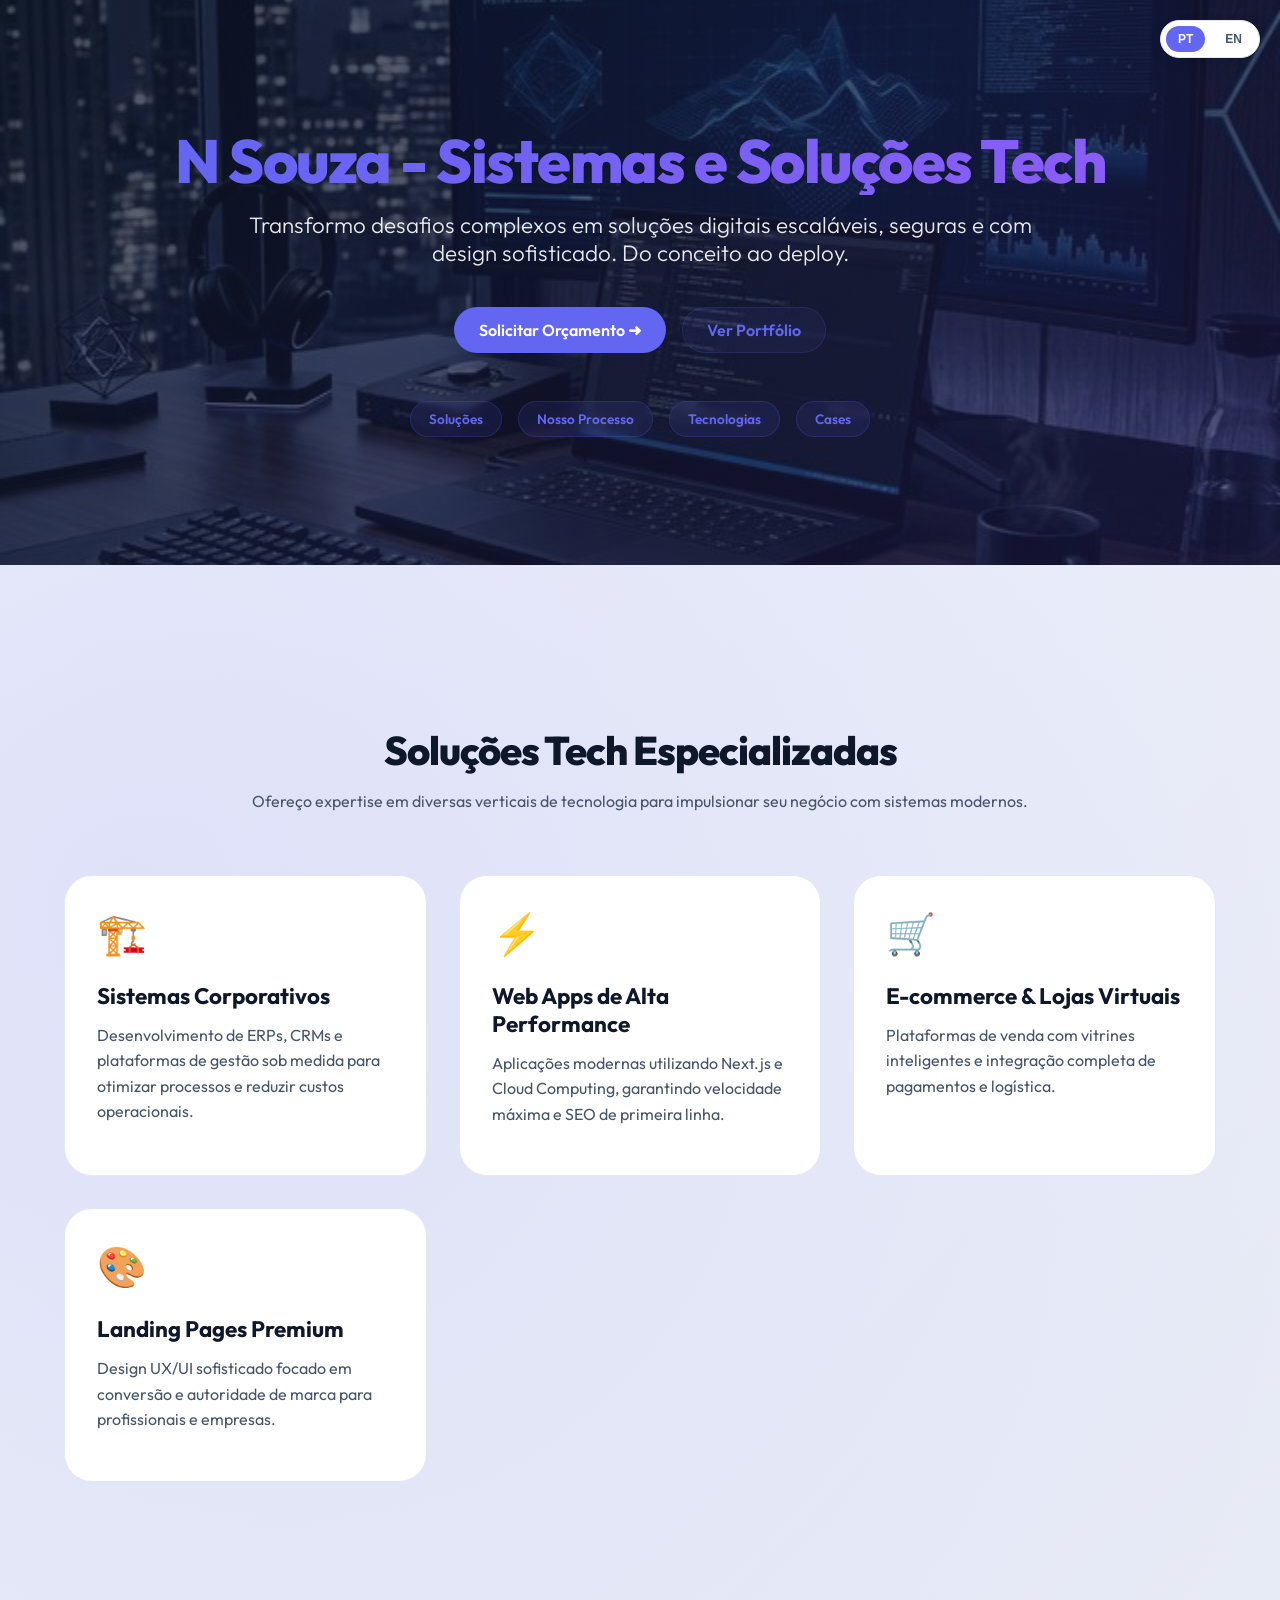
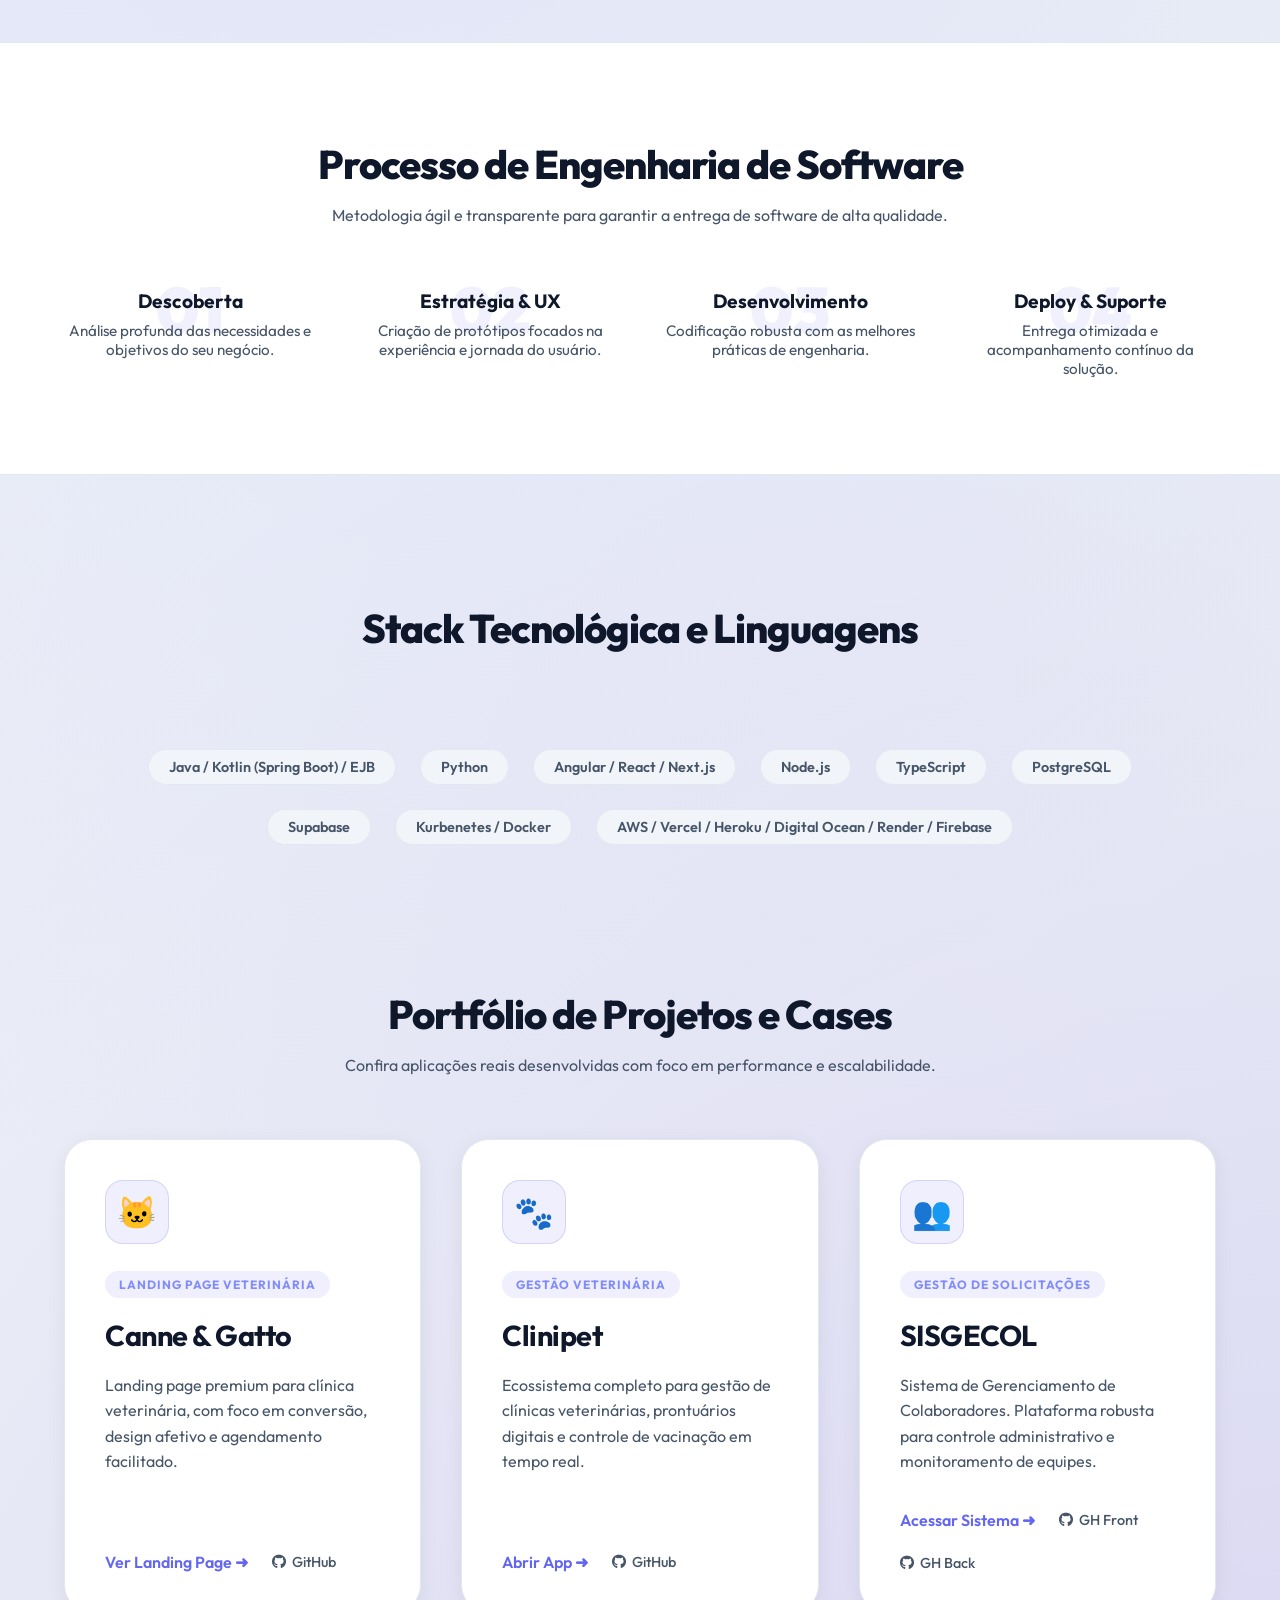
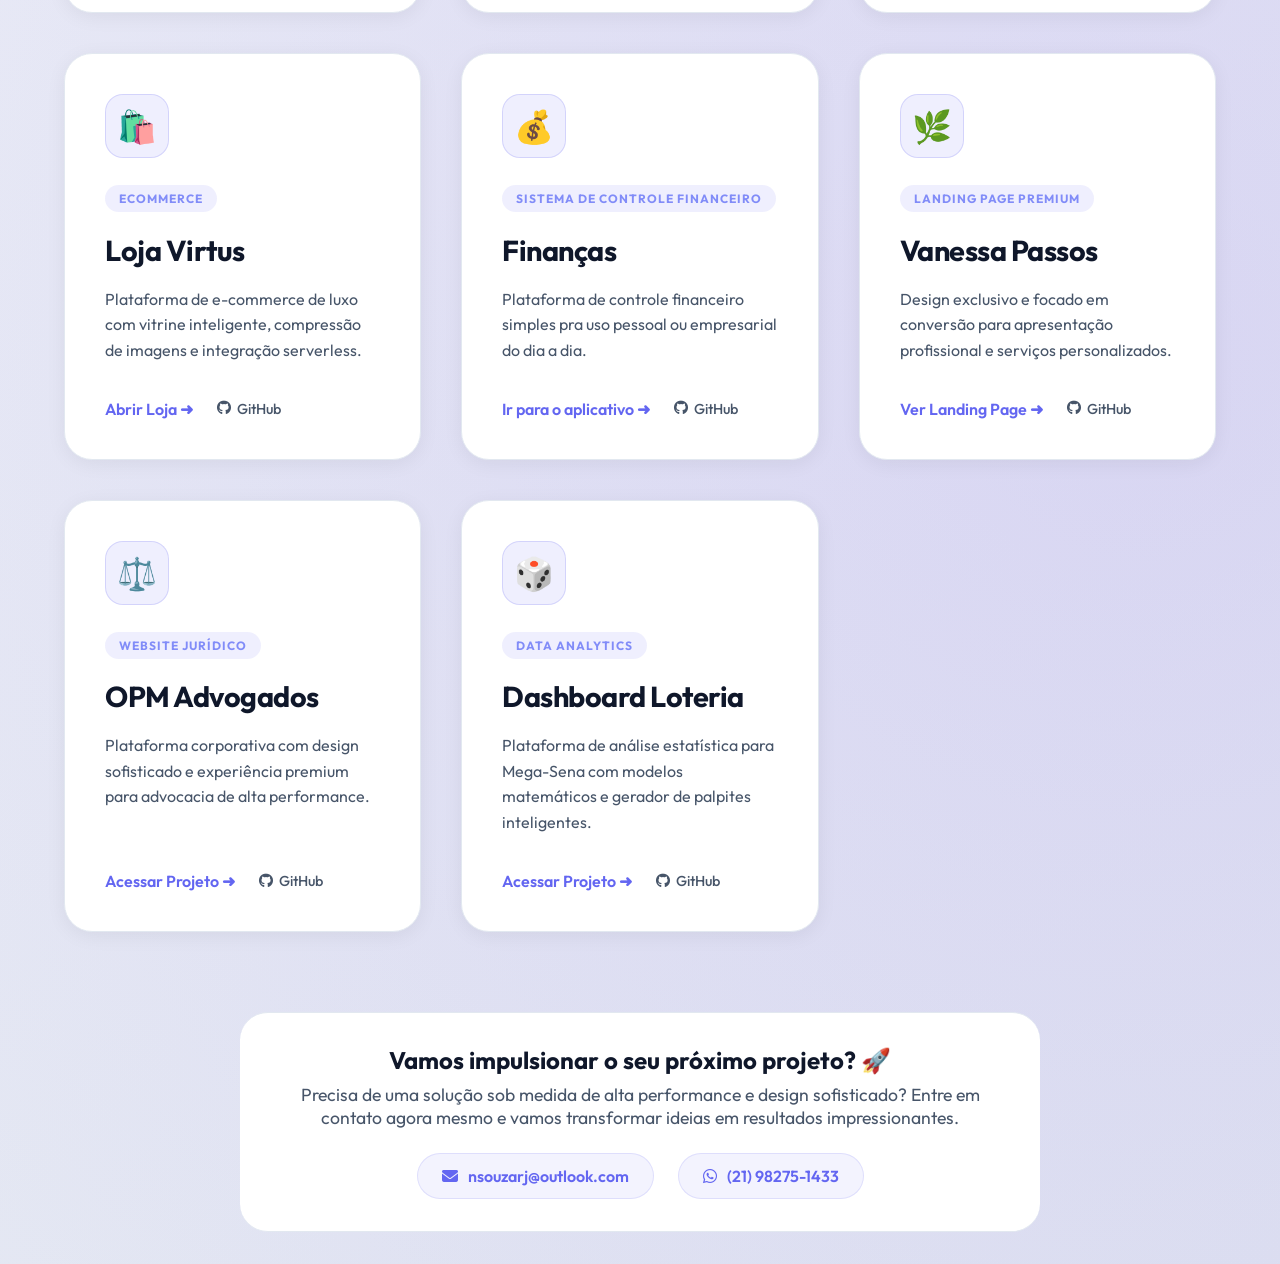
<file: indexnew.html>
<!DOCTYPE html><html lang="pt-BR"><head><meta charset="UTF-8"><meta name="viewport" content="width=device-width, initial-scale=1.0"><title>N Souza | Sistemas e Soluções Tech | Portfólio de Projetos</title><meta name="description" content="Especialista em desenvolvimento de sistemas corporativos (ERP/CRM), web apps de alta performance com Next.js e soluções tech personalizadas no Rio de Janeiro. Transforme seu negócio com tecnologia de ponta."><meta name="keywords" content="desenvolvedor de sistemas, web apps, next.js, react, sistemas corporativos, landing pages premium, e-commerce, desenvolvedor fullstack, Java, Kotlin, Spring Boot, Python, PostgreSQL, AWS, automação de processos, ERP, CRM, desenvolvimento de software Rio de Janeiro, consultoria tech, software sob medida"><meta name="author" content="N Souza"><meta name="robots" content="index, follow"><!-- Open Graph / Facebook --><meta property="og:type" content="website"><meta property="og:url" content="https://nsouza.eti.br/"><meta property="og:title" content="N Souza | Sistemas e Soluções Tech"><meta property="og:description" content="Especialista em desenvolvimento de sistemas corporativos, web apps de alta performance e design sofisticado."><meta property="og:image" content="https://nsouza.eti.br/hero-tech.png"><!-- Twitter --><meta property="twitter:card" content="summary_large_image"><meta property="twitter:url" content="https://nsouza.eti.br/"><meta property="twitter:title" content="N Souza | Sistemas e Soluções Tech"><meta property="twitter:description" content="Transformando desafios em soluções digitais escaláveis e seguras."><meta property="twitter:image" content="https://nsouza.eti.br/hero-tech.png"><!-- Canonical --><link rel="canonical" href="https://nsouza.eti.br/"><!-- Favicon --><link rel="icon" type="image/png" href="assets/logo.png?v=20260409"><!-- Google Fonts: Outfit --><link rel="preconnect" href="https://fonts.googleapis.com"><link rel="preconnect" href="https://fonts.gstatic.com" crossorigin><link href="https://fonts.googleapis.com/css2?family=Outfit:wght@300;400;600;800&display=swap" rel="stylesheet"><!-- Font Awesome --><link rel="stylesheet" href="https://cdnjs.cloudflare.com/ajax/libs/font-awesome/6.4.0/css/all.min.css"><style> :root {
    --bg: #f8fafc;
    --card-bg: #ffffff;
    --accent: #6366f1;
    --accent-light: #818cf8;
    --text-primary: #0f172a;
    --text-secondary: #475569;
    --radius: 28px;
    --transition: all 4s cubic-bezier(0.16, 1, 0.3, 1);
}

* {
    box-sizing: border-box;
    margin: 0;
    padding: 0;
}

body {
    font-family: 'Outfit', sans-serif;
    background: linear-gradient(135deg, #f8fafc 0%, #e2e8f0 100%);
    color: var(--text-primary);
    display: flex;
    flex-direction: column;
    align-items: center;
    justify-content: center;
    min-height: 100vh;
    overflow-x: hidden;
    /* Fundo Animado Sutil */
    background-image:
        radial-gradient(circle at 10% 20%, rgba(99, 102, 241, 0.15) 0%, transparent 50%),
        radial-gradient(circle at 90% 80%, rgba(139, 92, 246, 0.15) 0%, transparent 50%),
        linear-gradient(135deg, #f8fafc 0%, #e2e8f0 100%);
}

/* Floating Bubbles Background */
.bubbles-container {
    position: fixed;
    top: 0;
    left: 0;
    width: 100%;
    height: 100%;
    z-index: 9999;
    overflow: hidden;
    pointer-events: none;
}

.bubble {
    position: absolute;
    background: radial-gradient(circle at 30% 30%, rgba(99, 102, 241, 0.06), rgba(99, 102, 241, 0) 70%);
    border: 0.5px solid rgba(99, 102, 241, 0.12);
    border-radius: 50%;
    box-shadow:
        inset -5px -5px 15px rgba(99, 102, 241, 0.04),
        inset 5px 5px 15px rgba(99, 102, 241, 0.04),
        0 0 10px rgba(99, 102, 241, 0.06);
    animation: float 20s infinite linear;
}

.bubble::after {
    content: '';
    position: absolute;
    top: 20%;
    left: 20%;
    width: 15%;
    height: 15%;
    background: rgba(255, 255, 255, 0.4);
    border-radius: 50%;
    filter: blur(1px);
}

.bubble::before {
    content: '';
    position: absolute;
    inset: 0;
    border-radius: 50%;
    background: linear-gradient(135deg, rgba(255, 0, 255, 0.05) 0%, rgba(0, 255, 255, 0.05) 50%, rgba(255, 255, 0, 0.05) 100%);
}

@keyframes float {
    0% {
        transform: translateY(100vh) scale(0);
        opacity: 0;
    }

    20% {
        opacity: 0.5;
    }

    80% {
        opacity: 0.5;
    }

    100% {
        transform: translateY(-20vh) scale(1);
        opacity: 0;
    }
}

header {
    text-align: center;
    padding: 8rem 2rem;
    margin-bottom: 4rem;
    animation: fadeInHero 4s ease-out forwards;
    width: 100%;
    position: relative;
    background: url('hero-tech.png?v=20260409') center/cover no-repeat;
    color: #ffffff;
    display: flex;
    flex-direction: column;
    align-items: center;
    overflow: hidden;
}

@keyframes fadeInHero {
    0% {
        opacity: 0;
        transform: scale(1.1);
    }

    100% {
        opacity: 1;
        transform: scale(1);
    }
}

header::before {
    content: '';
    position: absolute;
    inset: 0;
    background: linear-gradient(135deg, rgba(15, 23, 42, 0.7) 0%, rgba(30, 27, 75, 0.65) 100%);
    z-index: 1;
    transition: var(--transition);
}

header>* {
    position: relative;
    z-index: 2;
}

h1 {
    font-size: clamp(2.5rem, 8vw, 3.8rem);
    font-weight: 800;
    letter-spacing: -1.5px;
    margin-bottom: 1rem;
    background: linear-gradient(135deg, var(--accent) 0%, #8b5cf6 100%);
    -webkit-background-clip: text;
    background-clip: text;
    -webkit-text-fill-color: transparent;
    line-height: 1.1;
}

header p {
    color: rgba(255, 255, 255, 0.9);
    font-size: 1.4rem;
    font-weight: 300;
    max-width: 800px;
    margin: 0 auto;
}



.section-header {
    text-align: center;
    margin: 6rem auto 4rem auto;
    width: 90%;
    max-width: 1200px;
}

.section-title-alt {
    font-size: 2.5rem;
    font-weight: 800;
    letter-spacing: -1px;
    margin-bottom: 1rem;
    text-align: center;
}

/* Services Grid */
.services-container {
    display: grid;
    grid-template-columns: repeat(auto-fit, minmax(280px, 1fr));
    gap: 2rem;
    width: 90%;
    max-width: 1200px;
    margin-bottom: 6rem;
}

.service-card {
    background: var(--card-bg);
    border: 1px solid #e2e8f0;
    border-radius: var(--radius);
    padding: 2rem;
    transition: var(--transition);
    text-align: left;
}

.service-card:hover {
    transform: translateY(-5px);
    background: #f8fafc;
    box-shadow: 0 20px 40px rgba(0, 0, 0, 0.06);
}

.service-icon {
    font-size: 2.5rem;
    margin-bottom: 1.5rem;
    display: block;
}

.service-card h3 {
    font-size: 1.4rem;
    font-weight: 700;
    margin-bottom: 0.8rem;
    color: var(--text-primary);
}

/* Process Section */
.process-section {
    width: 100%;
    background: #ffffff;
    border-top: 1px solid #e2e8f0;
    border-bottom: 1px solid #e2e8f0;
    padding: 6rem 0;
    margin: 4rem 0;
    display: flex;
    flex-direction: column;
    align-items: center;
}

.process-grid {
    display: grid;
    grid-template-columns: repeat(auto-fit, minmax(220px, 1fr));
    gap: 3rem;
    max-width: 1200px;
    width: 90%;
}

.process-step {
    text-align: center;
    position: relative;
}

.step-num {
    font-size: 4rem;
    font-weight: 900;
    color: rgba(79, 70, 229, 0.08);
    position: absolute;
    top: -20px;
    left: 50%;
    transform: translateX(-50%);
    z-index: 0;
}

.process-step h4 {
    font-size: 1.2rem;
    font-weight: 700;
    margin-bottom: 0.5rem;
    position: relative;
    z-index: 1;
}

.process-step p {
    font-size: 0.95rem;
    color: var(--text-secondary);
    position: relative;
    z-index: 1;
}

/* Tech Stack */
.tech-stack {
    display: flex;
    flex-wrap: wrap;
    justify-content: center;
    gap: 1.5rem;
    margin: 3rem 0;
    max-width: 1000px;
    width: 90%;
}

.tech-badge {
    padding: 8px 20px;
    background: #f1f5f9;
    border: 1px solid #e2e8f0;
    border-radius: 100px;
    font-weight: 600;
    font-size: 0.9rem;
    color: var(--text-secondary);
    transition: var(--transition);
}

.tech-badge:hover {
    color: var(--text-primary);
    border-color: var(--accent-light);
    transform: scale(1.05);
    background: rgba(99, 102, 241, 0.1);
}

/* Case Studies Container adjustment */
.case-studies-header {
    width: 90%;
    max-width: 1200px;
    margin-bottom: 2rem;
}


.container {
    display: grid;
    grid-template-columns: repeat(auto-fit, minmax(320px, 1fr));
    gap: 2.5rem;
    width: 90%;
    max-width: 1200px;
    animation: slideUp 1s ease-out;
}

.project-card {
    background: var(--card-bg);
    border: 1px solid #e2e8f0;
    border-radius: var(--radius);
    padding: 2.5rem;
    color: inherit;
    position: relative;
    overflow: hidden;
    transition: var(--transition);
    display: flex;
    flex-direction: column;
    gap: 1.2rem;
    box-shadow: 0 4px 20px rgba(0, 0, 0, 0.06);
}

.project-card::before {
    content: '';
    position: absolute;
    inset: 0;
    background: linear-gradient(135deg, var(--accent) 0%, transparent 100%);
    opacity: 0;
    transition: var(--transition);
    z-index: -1;
}

.project-card:hover {
    transform: translateY(-12px) scale(1.02);
    border-color: rgba(99, 102, 241, 0.3);
    box-shadow: 0 30px 60px -12px rgba(99, 102, 241, 0.15);
}

.project-card:hover::before {
    opacity: 0.05;
}

.icon-box {
    width: 64px;
    height: 64px;
    background: rgba(99, 102, 241, 0.1);
    border-radius: 18px;
    display: flex;
    align-items: center;
    justify-content: center;
    font-size: 2rem;
    margin-bottom: 0.5rem;
    border: 1px solid rgba(99, 102, 241, 0.2);
    transition: var(--transition);
}

.project-card:hover .icon-box {
    background: var(--accent);
    transform: rotate(-10deg);
}

.tag {
    font-size: 0.75rem;
    font-weight: 700;
    text-transform: uppercase;
    letter-spacing: 1px;
    color: var(--accent-light);
    background: rgba(99, 102, 241, 0.1);
    padding: 6px 14px;
    border-radius: 100px;
    width: fit-content;
}

h2 {
    font-size: 1.8rem;
    font-weight: 700;
    letter-spacing: -0.5px;
}

.desc {
    color: var(--text-secondary);
    font-size: 1rem;
    line-height: 1.6;
    margin-bottom: 1rem;
}

.card-links {
    margin-top: auto;
    display: flex;
    align-items: center;
    gap: 1.5rem;
    flex-wrap: wrap;
}

.action-link {
    display: flex;
    align-items: center;
    gap: 8px;
    font-weight: 600;
    color: var(--accent);
    transition: var(--transition);
    text-decoration: none;
}

.action-link:hover {
    gap: 12px;
    color: var(--accent-light);
}

.github-link {
    display: flex;
    align-items: center;
    gap: 6px;
    font-size: 0.9rem;
    font-weight: 500;
    color: var(--text-secondary);
    text-decoration: none;
    transition: var(--transition);
}

.github-link:hover {
    color: var(--accent);
}

@keyframes fadeIn {
    from {
        opacity: 0;
    }

    to {
        opacity: 1;
    }
}

@keyframes slideUp {
    from {
        opacity: 0;
        transform: translateY(40px);
    }

    to {
        opacity: 1;
        transform: translateY(0);
    }
}

@media (max-width: 480px) {
    .container {
        grid-template-columns: 1fr;
    }

    h1 {
        font-size: 2.2rem;
    }
}

/* Rodapé de Contato */
footer {
    margin: 5rem auto 2rem auto;
    text-align: center;
    animation: fadeIn 1.5s ease-out;
    padding: 2rem;
    background: var(--card-bg);
    border-top: 1px solid #e2e8f0;
    border-bottom: 1px solid #e2e8f0;
    width: 100%;
    max-width: 800px;
    border-radius: var(--radius);
}

.footer-title {
    font-size: 1.5rem;
    font-weight: 700;
    color: var(--text-primary);
    margin-bottom: 0.5rem;
}

.footer-desc {
    color: var(--text-secondary);
    font-size: 1.1rem;
    margin-bottom: 1.5rem;
}

.contact-links {
    display: flex;
    justify-content: center;
    gap: 1.5rem;
    flex-wrap: wrap;
}

.contact-btn {
    display: flex;
    align-items: center;
    gap: 10px;
    padding: 12px 24px;
    background: rgba(99, 102, 241, 0.08);
    color: var(--accent);
    text-decoration: none;
    border-radius: 100px;
    font-weight: 600;
    transition: var(--transition);
    border: 1px solid rgba(99, 102, 241, 0.15);
}

.contact-btn:hover {
    background: var(--accent);
    color: white;
    transform: translateY(-3px);
    box-shadow: 0 10px 20px -5px rgba(99, 102, 241, 0.3);
}

.hero-nav {
    margin-top: 3rem;
    display: flex;
    gap: 1rem;
    flex-wrap: wrap;
    justify-content: center;
}

.nav-pill {
    padding: 8px 18px;
    background: rgba(99, 102, 241, 0.1);
    backdrop-filter: blur(5px);
    border: 1px solid rgba(99, 102, 241, 0.2);
    border-radius: 100px;
    color: var(--accent);
    text-decoration: none;
    font-size: 0.85rem;
    font-weight: 600;
    transition: var(--transition);
}

.nav-pill:hover {
    background: rgba(99, 102, 241, 0.15);
    transform: translateY(-2px);
    border-color: var(--accent);
}

/* Language Switcher */
.lang-switch {
    position: fixed;
    top: 20px;
    right: 20px;
    z-index: 10000;
    display: flex;
    gap: 8px;
    background: #ffffff;
    padding: 5px;
    border-radius: 100px;
    border: 1px solid #e2e8f0;
    box-shadow: 0 4px 15px rgba(0, 0, 0, 0.06);
}

.lang-btn {
    padding: 6px 12px;
    border-radius: 100px;
    border: none;
    background: transparent;
    color: var(--text-secondary);
    font-size: 0.75rem;
    font-weight: 700;
    cursor: pointer;
    transition: var(--transition);
    text-transform: uppercase;
}

.lang-btn.active {
    background: var(--accent);
    color: white;
}

.lang-btn:hover:not(.active) {
    background: #f1f5f9;
    color: var(--text-primary);
}

@media (max-width: 768px) {
    .lang-switch {
        top: 15px;
        right: 15px;
    }
}

</style><script type="application/ld+json"> {

    "@context": "https://schema.org",
    "@type": "ProfessionalService",
    "name": "N Souza - Sistemas e Soluções Tech",
    "image": "https://nsouza.eti.br/hero-tech.png",
    "@id": "https://nsouza.eti.br/",
    "url": "https://nsouza.eti.br/",
    "telephone": "+5521982751433",
    "address": {
        "@type": "PostalAddress",
            "addressLocality": "Rio de Janeiro",
            "addressRegion": "RJ",
            "addressCountry": "BR"
    }

    ,
    "description": "Especialista em desenvolvimento de sistemas corporativos, web apps de alta performance com Next.js e design sofisticado.",
    "knowsAbout": [ "Java",
    "Kotlin",
    "Spring Boot",
    "React",
    "Next.js",
    "Python",
    "PostgreSQL",
    "Docker",
    "AWS",
    "Sistemas Corporativos",
    "ERP",
    "CRM",
    "Automação de Processos",
    "Arquitetura de Software",
    "Cloud Computing"],
    "sameAs": [ "https://github.com/nsouzarj"

    ],
    "offerCatalog": {

        "@type": "OfferCatalog",
        "name": "Serviços de Desenvolvimento Tech",
        "itemListElement": [ {

            "@type": "Offer",
            "itemOffered": {
                "@type": "Service",
                    "name": "Sistemas Corporativos ERP/CRM sob medida"
            }
        }

        ,
        {

        "@type": "Offer",
        "itemOffered": {
            "@type": "Service",
                "name": "Web Apps de Alta Performance (Next.js / React)"
        }
    }

    ,
    {

    "@type": "Offer",
    "itemOffered": {
        "@type": "Service",
            "name": "Automação de Processos e Consultoria Tech"
    }
}

]
}
}

</script></head><body><div class="lang-switch"><button class="lang-btn active" onclick="setLanguage('pt')" id="btn-pt">PT</button><button class="lang-btn" onclick="setLanguage('en')" id="btn-en">EN</button></div><header><h1 data-i18n="hero_h1">N Souza - Sistemas e Soluções Tech</h1><p data-i18n="hero_p">Transformo desafios complexos em soluções digitais escaláveis,
seguras e com design sofisticado. Do conceito ao deploy.</p><div style="margin-top: 2.5rem; display: flex; gap: 1rem; justify-content: center;"><a href="https://wa.me/5521982751433" target="_blank" rel="noopener noreferrer" class="contact-btn" style="background: var(--accent); color: white;" data-i18n="btn_quote">Solicitar Orçamento ➜ </a><a href="#portfolio" class="contact-btn" data-i18n="btn_portfolio">Ver Portfólio </a></div><!-- Hero Nav Pills --><div class="hero-nav"><a href="#solucoes" class="nav-pill" data-i18n="nav_solutions">Soluções</a><a href="#processo" class="nav-pill" data-i18n="nav_process">Nosso Processo</a><a href="#tecnologias" class="nav-pill" data-i18n="nav_tech">Tecnologias</a><a href="#portfolio" class="nav-pill" data-i18n="nav_cases">Cases</a></div></header><!-- Services Section --><div id="solucoes" class="section-header"><h2 class="section-title-alt" data-i18n="section_solutions_h2">Soluções Tech Especializadas</h2><p style="color: var(--text-secondary);" data-i18n="section_solutions_p">Ofereço expertise em diversas verticais de tecnologia para impulsionar seu negócio com sistemas modernos.</p></div><div class="services-container"><div class="service-card"><span class="service-icon">🏗️</span><h3 data-i18n="service_corp_h3">Sistemas Corporativos</h3><p class="desc" data-i18n="service_corp_p">Desenvolvimento de ERPs,
CRMs e plataformas de gestão sob medida para otimizar processos e reduzir custos operacionais.</p></div><div class="service-card"><span class="service-icon">⚡</span><h3 data-i18n="service_web_h3">Web Apps de Alta Performance</h3><p class="desc" data-i18n="service_web_p">Aplicações modernas utilizando Next.js e Cloud Computing,
garantindo velocidade máxima e SEO de primeira linha.</p></div><div class="service-card"><span class="service-icon">🛒</span><h3 data-i18n="service_ecommerce_h3">E-commerce & Lojas Virtuais</h3><p class="desc" data-i18n="service_ecommerce_p">Plataformas de venda com vitrines inteligentes e integração completa de pagamentos e logística.</p></div><div class="service-card"><span class="service-icon">🎨</span><h3 data-i18n="service_lp_h3">Landing Pages Premium</h3><p class="desc" data-i18n="service_lp_p">Design UX/UI sofisticado focado em conversão e autoridade de marca para profissionais e empresas.</p></div></div><!-- Process Section --><!-- Process Section --><div id="processo" class="process-section"><div class="section-header" style="margin-top: 0;"><h2 class="section-title-alt" data-i18n="process_h2">Processo de Engenharia de Software</h2><p style="color: var(--text-secondary);" data-i18n="process_p">Metodologia ágil e transparente para garantir a entrega de software de alta qualidade.</p></div><div class="process-grid"><div class="process-step"><span class="step-num">01</span><h4 data-i18n="step1_h4">Descoberta</h4><p data-i18n="step1_p">Análise profunda das necessidades e objetivos do seu negócio.</p></div><div class="process-step"><span class="step-num">02</span><h4 data-i18n="step2_h4">Estratégia & UX</h4><p data-i18n="step2_p">Criação de protótipos focados na experiência e jornada do usuário.</p></div><div class="process-step"><span class="step-num">03</span><h4 data-i18n="step3_h4">Desenvolvimento</h4><p data-i18n="step3_p">Codificação robusta com as melhores práticas de engenharia.</p></div><div class="process-step"><span class="step-num">04</span><h4 data-i18n="step4_h4">Deploy & Suporte</h4><p data-i18n="step4_p">Entrega otimizada e acompanhamento contínuo da solução.</p></div></div></div><!-- Tech Stack Section --><div id="tecnologias" class="section-header" style="margin-top: 4rem; margin-bottom: 2rem;"><h2 class="section-title-alt" data-i18n="tech_h2">Stack Tecnológica e Linguagens</h2></div><div class="tech-stack"><span class="tech-badge">Java / Kotlin (Spring Boot) / EJB </span><span class="tech-badge">Python</span><span class="tech-badge">Angular / React / Next.js</span><span class="tech-badge">Node.js</span><span class="tech-badge">TypeScript</span><span class="tech-badge">PostgreSQL</span><span class="tech-badge">Supabase</span><span class="tech-badge">Kurbenetes / Docker</span><span class="tech-badge">AWS / Vercel / Heroku / Digital Ocean / Render / Firebase</span></div><div id="portfolio" class="section-header"><h2 class="section-title-alt" data-i18n="portfolio_h2">Portfólio de Projetos e Cases</h2><p style="color: var(--text-secondary);" data-i18n="portfolio_p">Confira aplicações reais desenvolvidas com foco em performance e escalabilidade.</p></div><div class="container"><!-- Projeto Canne e Gatto (Externo) --><div class="project-card"><div class="icon-box">🐱</div><span class="tag" data-i18n="case_canne_tag">Landing Page Veterinária</span><h2>Canne & Gatto</h2><p class="desc" data-i18n="case_canne_desc">Landing page premium para clínica veterinária, com foco em conversão, design afetivo e agendamento facilitado.</p><div class="card-links"><a href="https://nsouza.eti.br/canneegatto/" target="_blank" rel="noopener noreferrer" class="action-link" title="Acessar Canne & Gatto" aria-label="Acessar site da clínica Canne & Gatto" data-i18n="case_view_lp">Ver Landing Page ➜</a><a href="https://github.com/nsouzarj" target="_blank" class="github-link" rel="noopener me" title="Ver no GitHub" aria-label="Ver repositório no GitHub"><i class="fab fa-github"></i><span data-i18n="case_github">GitHub</span></a></div></div><!-- Projeto Clinipet --><div class="project-card"><div class="icon-box">🐾</div><span class="tag" data-i18n="case_clinipet_tag">Gestão Veterinária</span><h2>Clinipet</h2><p class="desc" data-i18n="case_clinipet_desc">Ecossistema completo para gestão de clínicas veterinárias,
prontuários digitais e controle de vacinação em tempo real.</p><div class="card-links"><a href="/clinipet" target="_blank" rel="noopener noreferrer" class="action-link" title="Abrir projeto Clinipet" aria-label="Abrir projeto de gestão veterinária Clinipet" data-i18n="case_open_app">Abrir App ➜</a><a href="https://github.com/nsouzarj/frontend" target="_blank" class="github-link" rel="noopener me" title="Ver código no GitHub" aria-label="Ver código do frontend no GitHub"><i class="fab fa-github"></i><span data-i18n="case_github">GitHub</span></a></div></div><!-- Projeto SISGECOL (Link Externo) --><div class="project-card"><div class="icon-box">👥</div><span class="tag" data-i18n="case_sisgecol_tag">Gestão de Solicitações</span><h2>SISGECOL</h2><p class="desc" data-i18n="case_sisgecol_desc">Sistema de Gerenciamento de Colaboradores. Plataforma robusta para controle administrativo e monitoramento de equipes.</p><div class="card-links"><a href="https://cra-frontend-brio.onrender.com/" target="_blank" rel="noopener noreferrer" class="action-link" title="Acessar SISGECOL" aria-label="Acessar sistema SISGECOL" data-i18n="case_access_sys">Acessar Sistema ➜</a><a href="https://github.com/nsouzarj/cra-frontend" target="_blank" class="github-link" rel="noopener me" title="GitHub Frontend" aria-label="Ver repositório do frontend no GitHub"><i class="fab fa-github"></i><span data-i18n="case_gh_front">GH Front</span></a><a href="https://github.com/nsouzarj/cra-backend" target="_blank" class="github-link" rel="noopener me" title="GitHub Backend" aria-label="Ver repositório do backend no GitHub"><i class="fab fa-github"></i><span data-i18n="case_gh_back">GH Back</span></a></div></div><!-- Projeto Loja Produtos --><div class="project-card"><div class="icon-box">🛍️</div><span class="tag" data-i18n="case_virtus_tag">Ecommerce</span><h2>Loja Virtus</h2><p class="desc" data-i18n="case_virtus_desc">Plataforma de e-commerce de luxo com vitrine inteligente,
compressão de imagens e integração serverless.</p><div class="card-links"><a href="/lojaprodutos" target="_blank" rel="noopener noreferrer" class="action-link" title="Abrir Loja Virtus" aria-label="Abrir projeto de e-commerce Loja Virtus" data-i18n="case_open_store">Abrir Loja ➜</a><a href="https://github.com/nsouzarj/lojaprodutos" target="_blank" class="github-link" rel="noopener me" title="Ver no GitHub" aria-label="Ver repositório da Loja Virtus no GitHub"><i class="fab fa-github"></i><span data-i18n="case_github">GitHub</span></a></div></div><!-- Projeto Finanças --><div class="project-card"><div class="icon-box">💰</div><span class="tag" data-i18n="case_financas_tag">Sistema de Controle Financeiro</span><h2>Finanças</h2><p class="desc" data-i18n="case_financas_desc">Plataforma de controle financeiro simples pra uso pessoal ou empresarial do dia a dia.</p><div class="card-links"><a href="/financas" target="_blank" rel="noopener noreferrer" class="action-link" title="Abrir Finanças" aria-label="Abrir aplicativo de controle financeiro" data-i18n="case_go_app">Ir para o aplicativo ➜</a><a href="https://github.com/nsouzarj/my-app" target="_blank" class="github-link" rel="noopener me" title="Ver no GitHub" aria-label="Ver repositório do app de finanças no GitHub"><i class="fab fa-github"></i><span data-i18n="case_github">GitHub</span></a></div></div><!-- Projeto Vanessa Landpage --><div class="project-card"><div class="icon-box">🌿</div><span class="tag" data-i18n="case_vanessa_tag">Landing Page Premium</span><h2>Vanessa Passos</h2><p class="desc" data-i18n="case_vanessa_desc">Design exclusivo e focado em conversão para apresentação profissional e serviços personalizados.</p><div class="card-links"><a href="https://vanessapassos.adv.br" target="_blank" rel="noopener noreferrer" class="action-link" title="Ver Landing Page de Vanessa Passos" aria-label="Ver site de Vanessa Passos" data-i18n="case_view_lp">Ver Landing Page ➜</a><a href="https://github.com/nsouzarj/vanessa/tree/main/landpage-vanessa" target="_blank" class="github-link" rel="noopener me" title="Ver no GitHub" aria-label="Ver repositório da Vanessa Passos no GitHub"><i class="fab fa-github"></i><span data-i18n="case_github">GitHub</span></a></div></div><!-- Projeto OPM Advogados (Externo) --><div class="project-card"><div class="icon-box">⚖️</div><span class="tag" data-i18n="case_opm_tag">Website Jurídico</span><h2>OPM Advogados</h2><p class="desc" data-i18n="case_opm_desc">Plataforma corporativa com design sofisticado e experiência premium para advocacia de alta performance.</p><div class="card-links"><a href="https://opmadvogados.com.br/" target="_blank" rel="noopener noreferrer" class="action-link" title="Acessar OPM Advogados" aria-label="Acessar site institucional da OPM Advogados" data-i18n="case_access_proj">Acessar Projeto ➜</a><a href="https://github.com/nsouzarj/opms" target="_blank" class="github-link" rel="noopener me" title="Ver no GitHub" aria-label="Ver repositório da OPM Advogados no GitHub"><i class="fab fa-github"></i><span data-i18n="case_github">GitHub</span></a></div></div><!-- Projeto Loteria --><div class="project-card"><div class="icon-box">🎲</div><span class="tag" data-i18n="case_loteria_tag">Data Analytics</span><h2>Dashboard Loteria</h2><p class="desc" data-i18n="case_loteria_desc">Plataforma de análise estatística para Mega-Sena com modelos matemáticos e gerador de palpites inteligentes.</p><div class="card-links"><a href="https://nsouza.eti.br/loteria/" target="_blank" rel="noopener noreferrer" class="action-link" title="Acessar Dashboard Loteria" aria-label="Acessar dashboard analítico da loteria" data-i18n="case_access_proj">Acessar Projeto ➜</a><a href="https://github.com/nsouzarj/loteria" target="_blank" class="github-link" rel="noopener me" title="Ver no GitHub" aria-label="Ver repositório do Dashboard Loteria no GitHub"><i class="fab fa-github"></i><span data-i18n="case_github">GitHub</span></a></div></div></div><!-- Background Bubbles --><div class="bubbles-container" id="bubbles"></div><footer><h3 class="footer-title" data-i18n="footer_h3">Vamos impulsionar o seu próximo projeto? 🚀</h3><p class="footer-desc" data-i18n="footer_p">Precisa de uma solução sob medida de alta performance e design sofisticado? Entre em contato agora mesmo e vamos transformar ideias em resultados impressionantes.</p><div class="contact-links"><a href="mailto:nsouzarj@outlook.com" class="contact-btn" title="Enviar e-mail para nsouzarj@outlook.com" aria-label="Enviar e-mail de contato" data-i18n-label="footer_mail_label"><i class="fas fa-envelope"></i>nsouzarj@outlook.com </a><a href="https://wa.me/5521982751433" target="_blank" rel="noopener noreferrer" class="contact-btn" title="Falar pelo WhatsApp" aria-label="Enviar mensagem via WhatsApp" data-i18n-label="footer_wa_label" data-i18n-title="footer_wa_title"><i class="fab fa-whatsapp"></i>(21) 98275-1433 </a></div></footer><script> // Bubble generation
const bubblesContainer=document.getElementById('bubbles');
const bubbleCount=40;

/* ANIMAÇÃO DAS BOLHAS DESATIVADA
for (let i=0; i < bubbleCount; i++) {
    const bubble=document.createElement('div');
    bubble.className='bubble';

    const sizeValue=Math.random() * 120+20;
    const size=sizeValue+'px';
    bubble.style.width=size;
    bubble.style.height=size;

    bubble.style.left=Math.random() * 100+'vw';
    bubble.style.animationDuration=Math.random() * 15+10+'s';
    bubble.style.animationDelay=Math.random() * 15+'s';

    bubblesContainer.appendChild(bubble);
}
*/


// Intersection Observer for scroll animations
const observerOptions= {
    threshold: 0.1,
        rootMargin: '0px 0px -50px 0px'
}

;

const observer=new IntersectionObserver((entries)=> {
        entries.forEach(entry=> {
                if (entry.isIntersecting) {
                    entry.target.style.opacity='1';
                    entry.target.style.transform='translateY(0)';
                    observer.unobserve(entry.target);
                }
            });
    }

    , observerOptions);

// Target elements for animation
const animatedElements=document.querySelectorAll('.service-card, .process-step, .project-card, .section-header, .tech-badge');

animatedElements.forEach(el=> {
        el.style.opacity='0';
        el.style.transform='translateY(30px)';
        el.style.transition='all 4s cubic-bezier(0.16, 1, 0.3, 1)';
        observer.observe(el);
    });

// Add index-based delay for grid items
document.querySelectorAll('.services-container > div, .process-grid > div, .container > div').forEach((el, index)=> {
        el.style.transitionDelay = `${(index % 4) * 0.1}s`;
    });

// i18n
const translations= {
    pt: {
        title: "N Souza | Sistemas e Soluções Tech | Portfólio de Projetos",
            hero_h1: "N Souza - Sistemas e Soluções Tech",
            hero_p: "Transformo desafios complexos em soluções digitais escaláveis, seguras e com design sofisticado. Do conceito ao deploy.",
            btn_quote: "Solicitar Orçamento ➜",
            btn_portfolio: "Ver Portfólio",
            nav_solutions: "Soluções",
            nav_process: "Nosso Processo",
            nav_tech: "Tecnologias",
            nav_cases: "Cases",
            section_solutions_h2: "Soluções Tech Especializadas",
            section_solutions_p: "Ofereço expertise em diversas verticais de tecnologia para impulsionar seu negócio com sistemas modernos.",
            service_corp_h3: "Sistemas Corporativos",
            service_corp_p: "Desenvolvimento de ERPs, CRMs e plataformas de gestão sob medida para otimizar processos e reduzir custos operacionais.",
            service_web_h3: "Web Apps de Alta Performance",
            service_web_p: "Aplicações modernas utilizando Next.js e Cloud Computing, garantindo velocidade máxima e SEO de primeira linha.",
            service_ecommerce_h3: "E-commerce & Lojas Virtuais",
            service_ecommerce_p: "Plataformas de venda com vitrines inteligentes e integração completa de pagamentos e logística.",
            service_lp_h3: "Landing Pages Premium",
            service_lp_p: "Design UX/UI sofisticado focado em conversão e autoridade de marca para profissionais e empresas.",
            process_h2: "Processo de Engenharia de Software",
            process_p: "Metodologia ágil e transparente para garantir a entrega de software de alta qualidade.",
            step1_h4: "Descoberta",
            step1_p: "Análise profunda das necessidades e objetivos do seu negócio.",
            step2_h4: "Estratégia & UX",
            step2_p: "Criação de protótipos focados na experiência e jornada do usuário.",
            step3_h4: "Desenvolvimento",
            step3_p: "Codificação robusta com as melhores práticas de engenharia.",
            step4_h4: "Deploy & Suporte",
            step4_p: "Entrega otimizada e acompanhamento contínuo da solução.",
            tech_h2: "Stack Tecnológica e Linguagens",
            portfolio_h2: "Portfólio de Projetos e Cases",
            portfolio_p: "Confira aplicações reais desenvolvidas com foco em performance e escalabilidade.",
            case_clinipet_tag: "Gestão Veterinária",
            case_clinipet_desc: "Ecossistema completo para gestão de clínicas veterinárias, prontuários digitais e controle de vacinação em tempo real.",
            case_sisgecol_tag: "Gestão de Solicitações",
            case_sisgecol_desc: "Sistema de Gerenciamento de Colaboradores. Plataforma robusta para controle administrativo e monitoramento de equipes.",
            case_virtus_tag: "Ecommerce",
            case_virtus_desc: "Plataforma de e-commerce de luxo com vitrine inteligente, compressão de imagens e integração serverless.",
            case_financas_tag: "Sistema de Controle Financeiro",
            case_financas_desc: "Plataforma de controle financeiro simples pra uso pessoal ou empresarial do dia a dia.",
            case_vanessa_tag: "Landing Page Premium",
            case_vanessa_desc: "Design exclusivo e focado em conversão para apresentação profissional e serviços personalizados.",
            case_opm_tag: "Website Jurídico",
            case_opm_desc: "Plataforma corporativa com design sofisticado e experiência premium para advocacia de alta performance.",
            case_open_app: "Abrir App ➜",
            case_access_sys: "Acessar Sistema ➜",
            case_open_store: "Abrir Loja ➜",
            case_go_app: "Ir para o aplicativo ➜",
            case_view_lp: "Ver Landing Page ➜",
            case_access_proj: "Acessar Projeto ➜",
            case_canne_tag: "Landing Page Veterinária",
            case_canne_desc: "Landing page premium para clínica veterinária, com foco em conversão, design afetivo e agendamento facilitado.",
            case_loteria_tag: "Data Analytics",
            case_loteria_desc: "Plataforma de análise estatística para Mega-Sena com modelos matemáticos e gerador de palpites inteligentes.",
            footer_h3: "Vamos impulsionar o seu próximo projeto? 🚀",
            footer_p: "Precisa de uma solução sob medida de alta performance e design sofisticado? Entre em contato agora mesmo e vamos transformar ideias em resultados impressionantes.",
            footer_mail_label: "Enviar e-mail de contato",
            footer_wa_label: "Enviar mensagem via WhatsApp",
            footer_wa_title: "Falar pelo WhatsApp",
            case_github: "GitHub",
            case_gh_front: "GH Front",
            case_gh_back: "GH Back"
    }

    ,
    en: {
        title: "N Souza | Tech Systems & Solutions | Project Portfolio",
            hero_h1: "N Souza - Tech Systems & Solutions",
            hero_p: "I transform complex challenges into scalable, secure, and sophisticated digital solutions. From concept to deployment.",
            btn_quote: "Request Quote ➜",
            btn_portfolio: "View Portfolio",
            nav_solutions: "Solutions",
            nav_process: "Our Process",
            nav_tech: "Technologies",
            nav_cases: "Cases",
            section_solutions_h2: "Specialized Tech Solutions",
            section_solutions_p: "I offer expertise in various technology verticals to boost your business with modern systems.",
            service_corp_h3: "Corporate Systems",
            service_corp_p: "Development of custom ERPs, CRMs, and management platforms to optimize processes and reduce operational costs.",
            service_web_h3: "High Performance Web Apps",
            service_web_p: "Modern applications using Next.js and Cloud Computing, ensuring maximum speed and top-tier SEO.",
            service_ecommerce_h3: "E-commerce & Online Stores",
            service_ecommerce_p: "Selling platforms with smart showcases and full integration of payments and logistics.",
            service_lp_h3: "Premium Landing Pages",
            service_lp_p: "Sophisticated UX/UI design focused on conversion and brand authority for professionals and companies.",
            process_h2: "Software Engineering Process",
            process_p: "Agile and transparent methodology to ensure high-quality software delivery.",
            step1_h4: "Discovery",
            step1_p: "Deep analysis of your business needs and objectives.",
            step2_h4: "Strategy & UX",
            step2_p: "Creation of prototypes focused on experience and user journey.",
            step3_h4: "Development",
            step3_p: "Robust coding with best engineering practices.",
            step4_h4: "Deploy & Support",
            step4_p: "Optimized delivery and continuous monitoring of the solution.",
            tech_h2: "Tech Stack and Languages",
            portfolio_h2: "Project Portfolio and Cases",
            portfolio_p: "Check out real applications developed with a focus on performance and scalability.",
            case_clinipet_tag: "Veterinary Management",
            case_clinipet_desc: "Complete ecosystem for veterinary clinic management, digital records, and real-time vaccination control.",
            case_sisgecol_tag: "Request Management",
            case_sisgecol_desc: "Employee Management System. Robust platform for administrative control and team monitoring.",
            case_virtus_tag: "E-commerce",
            case_virtus_desc: "Luxury e-commerce platform with smart showcase, image compression, and serverless integration.",
            case_financas_tag: "Financial Control System",
            case_financas_desc: "Simple financial control platform for daily personal or business use.",
            case_vanessa_tag: "Premium Landing Page",
            case_vanessa_desc: "Exclusive design focused on conversion for professional presentation and personalized services.",
            case_opm_tag: "Legal Website",
            case_opm_desc: "Corporate platform with sophisticated design and premium experience for high-performance law firms.",
            case_open_app: "Open App ➜",
            case_access_sys: "Access System ➜",
            case_open_store: "Open Store ➜",
            case_go_app: "Go to app ➜",
            case_view_lp: "View Landing Page ➜",
            case_access_proj: "Access Project ➜",
            case_canne_tag: "Veterinary Landing Page",
            case_canne_desc: "Premium landing page for a veterinary clinic, focusing on conversion, affective design, and easy scheduling.",
            case_loteria_tag: "Data Analytics",
            case_loteria_desc: "Statistical analysis platform for Mega-Sena with mathematical models and intelligent pick generator.",
            footer_h3: "Let's boost your next project? 🚀",
            footer_p: "Need a custom high-performance solution and sophisticated design? Get in touch right now and let's transform ideas into impressive results.",
            footer_mail_label: "Send contact email",
            footer_wa_label: "Send message via WhatsApp",
            footer_wa_title: "Speak on WhatsApp",
            case_github: "GitHub",
            case_gh_front: "GH Front",
            case_gh_back: "GH Back"
    }
}

;

function setLanguage(lang) {
    // Update buttons
    document.querySelectorAll('.lang-btn').forEach(btn=> btn.classList.remove('active'));

    const targetBtn = document.getElementById(`btn-${lang}`);
    if (targetBtn) targetBtn.classList.add('active');

    // Update text content
    document.querySelectorAll('[data-i18n]').forEach(el=> {
            const key=el.getAttribute('data-i18n');

            if (translations[lang][key]) {
                el.textContent=translations[lang][key];
            }
        });

    // Update labels and titles
    document.querySelectorAll('[data-i18n-label]').forEach(el=> {
            const key=el.getAttribute('data-i18n-label');

            if (translations[lang][key]) {
                el.setAttribute('aria-label', translations[lang][key]);
            }
        });

    document.querySelectorAll('[data-i18n-title]').forEach(el=> {
            const key=el.getAttribute('data-i18n-title');

            if (translations[lang][key]) {
                el.setAttribute('title', translations[lang][key]);
            }
        });

    // Update document title
    document.title=translations[lang].title;

    // Save preference
    localStorage.setItem('preferred-lang', lang);
    document.documentElement.lang=lang==='pt' ? 'pt-BR' : 'en-US';
}

// Initialize from localStorage
const savedLang=localStorage.getItem('preferred-lang') || 'pt';

if (savedLang !=='pt') {
    setLanguage(savedLang);
}

</script></body></html>
</file>
